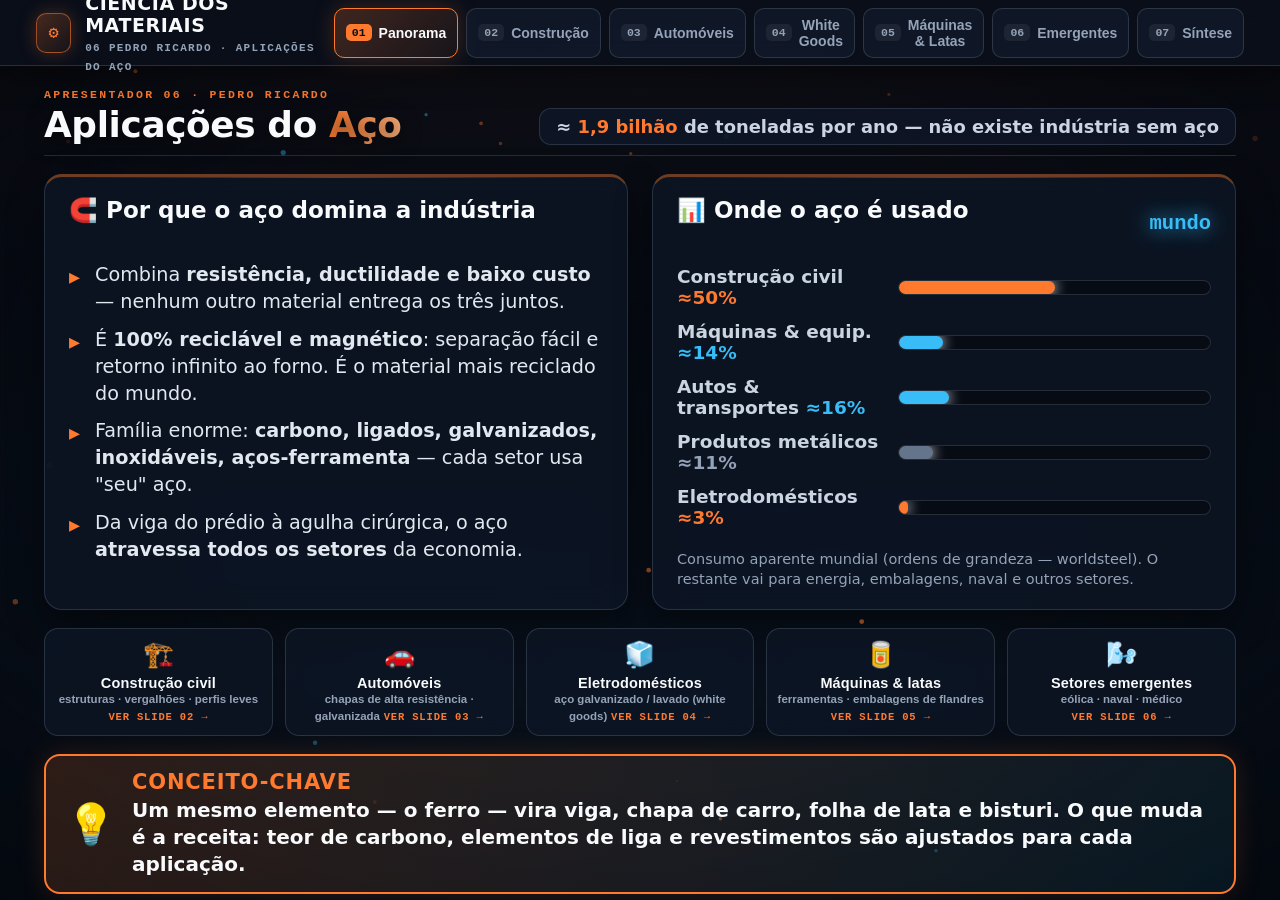
<file: seminario/alunos/pedro-ricardo.html>
<!doctype html>
<html lang="pt-BR">
  <head>
    <meta charset="UTF-8" />
    <meta name="viewport" content="width=device-width, initial-scale=1.0" />
    <title>06 · Pedro Ricardo — Aplicações do Aço</title>
    <link rel="stylesheet" href="../assets/css/base.css" />
    <style>
      /* ===== Estilos locais do Aluno 06 (escopados em #student-6 — sem conflito global) ===== */

      /* Harmonização visual (mesma do Aluno 02):
         cards com acento superior laranja único, títulos neutros,
         avisos em âmbar suave. */
      #student-6 {
        --amber: #fbbf24;
      }
      #student-6 .card {
        border-top: 3px solid rgba(255, 122, 47, 0.4) !important;
      }
      #student-6 .card-title {
        color: var(--text) !important;
      }
      #student-6 .pill.warn {
        color: var(--amber);
        border-color: rgba(251, 191, 36, 0.42);
        background: rgba(251, 191, 36, 0.09);
      }

      /* Nav com 7 abas: um pouco mais compacta para caber no sub-header */
      #student-6 .slide-tab {
        padding: 8px 11px;
        font-size: 14px;
      }

      /* <b> inline dentro dos banners volta a ser inline (o CSS global
         transforma .example-text b em título de bloco laranja) */
      #student-6 .example-text span b {
        display: inline;
        font-size: inherit;
        color: inherit;
        text-transform: none;
        letter-spacing: normal;
        margin: 0;
      }

      /* ===== Figuras SVG locais (autocontidas — nada de imagens externas) ===== */
      #student-6 .pr-fig {
        position: relative;
        border-radius: 14px;
        overflow: hidden;
        border: 1px solid var(--border);
        background: radial-gradient(
          circle at 50% 40%,
          #101a2e 0%,
          #0a1020 100%
        );
        box-shadow: 0 10px 26px rgba(0, 0, 0, 0.45);
        display: flex;
      }
      #student-6 .pr-fig svg {
        width: 100%;
        height: 100%;
        display: block;
      }
      #student-6 .pr-fig figcaption {
        position: absolute;
        left: 0;
        right: 0;
        bottom: 0;
        background: linear-gradient(transparent, rgba(4, 7, 14, 0.94));
        padding: 18px 10px 7px;
        font:
          700 12.5px "Segoe UI",
          sans-serif;
        color: #dbe4f0;
        text-align: center;
        letter-spacing: 0.02em;
      }
      #student-6 .pr-fig-sm {
        height: 140px;
        flex-shrink: 0;
      }
      #student-6 .pr-fig-lg {
        flex: 1 1 0;
        min-height: 200px;
        margin: 0;
      }

      /* ===== Faixa de setores clicáveis (slide Panorama) ===== */
      #student-6 .pr-sectors {
        display: grid;
        grid-template-columns: repeat(5, 1fr);
        gap: 12px;
        flex-shrink: 0;
      }
      #student-6 .pr-sector {
        background: var(--glass);
        backdrop-filter: blur(10px);
        border: 1px solid var(--border);
        border-radius: 14px;
        padding: 12px 8px;
        text-align: center;
        cursor: pointer;
        transition: all 0.18s ease;
        color: var(--text);
      }
      #student-6 .pr-sector:hover {
        transform: translateY(-3px);
        border-color: var(--orange);
        box-shadow: 0 10px 24px rgba(255, 122, 47, 0.16);
      }
      #student-6 .pr-sector .ic {
        font-size: 25px;
        line-height: 1.1;
      }
      #student-6 .pr-sector b {
        display: block;
        font-size: 14.5px;
        margin-top: 6px;
        letter-spacing: 0.01em;
      }
      #student-6 .pr-sector small {
        color: var(--muted);
        font-size: 11.5px;
        font-weight: 600;
      }
      #student-6 .pr-sector .go {
        display: inline-block;
        margin-top: 5px;
        font: 700 10.5px var(--mono);
        color: var(--orange);
        letter-spacing: 0.08em;
      }

      /* ===== Mini-tabela comparativa (Galvanizado x Lavado) ===== */
      #student-6 .pr-compare {
        display: grid;
        grid-template-columns: 1fr 1fr;
        gap: 12px;
      }
      #student-6 .pr-compare-col {
        background: rgba(8, 13, 24, 0.85);
        border: 1px solid var(--border);
        border-radius: 12px;
        padding: 12px 14px;
      }
      #student-6 .pr-compare-col h4 {
        font: 800 16px var(--mono);
        letter-spacing: 0.05em;
        margin-bottom: 8px;
      }
      #student-6 .pr-compare-col ul {
        list-style: none;
        display: flex;
        flex-direction: column;
        gap: 7px;
      }
      #student-6 .pr-compare-col li {
        font-size: 15.5px;
        line-height: 1.35;
        color: #e2e8f0;
        padding-left: 18px;
        position: relative;
        font-weight: 500;
      }
      #student-6 .pr-compare-col li::before {
        content: "▸";
        position: absolute;
        left: 0;
        top: 0;
        font-weight: 900;
      }
      #student-6 .pr-galv h4 {
        color: var(--blue);
      }
      #student-6 .pr-galv li::before {
        color: var(--blue);
      }
      #student-6 .pr-lav h4 {
        color: var(--orange);
      }
      #student-6 .pr-lav li::before {
        color: var(--orange);
      }

      /* Rodapé de navegação mobile — existe apenas dentro do módulo do Aluno 06 */
      #student-6 .mobile-slide-footer {
        display: none;
        align-items: center;
        justify-content: space-between;
        gap: 12px;
        padding: 10px 16px;
        background: rgba(8, 13, 24, 0.95);
        border-top: 1px solid var(--border);
        backdrop-filter: blur(12px);
        z-index: 40;
        flex-shrink: 0;
      }
      #student-6 .mob-nav-btn {
        background: rgba(30, 41, 59, 0.85);
        border: 1px solid var(--border);
        color: var(--text);
        padding: 9px 16px;
        border-radius: 10px;
        font:
          700 14px "Segoe UI",
          sans-serif;
        cursor: pointer;
        display: flex;
        align-items: center;
        gap: 6px;
      }
      #student-6 .mob-nav-btn:active {
        background: rgba(255, 122, 47, 0.25);
        border-color: var(--orange);
      }
      #student-6 .mob-slide-indicator {
        font: 800 13px var(--mono);
        color: var(--orange);
        letter-spacing: 0.08em;
      }

      /* ===== Responsividade escopada ao módulo do Aluno 06 ===== */
      @media (max-height: 820px) and (min-width: 1181px) {
        #student-6 .slide {
          overflow-y: auto;
        }
      }
      @media (max-width: 1180px) {
        #student-6 .sub-header {
          height: auto;
          padding: 10px 18px;
          flex-direction: column;
          align-items: stretch;
          gap: 10px;
        }
        #student-6 .slide-nav {
          overflow-x: auto;
          -webkit-overflow-scrolling: touch;
          scrollbar-width: none;
          padding-bottom: 2px;
        }
        #student-6 .slide-nav::-webkit-scrollbar {
          display: none;
        }
        #student-6 .slide-tab {
          flex-shrink: 0;
          white-space: nowrap;
          font-size: 14px;
          padding: 7px 12px;
        }
        #student-6 .slides-stage {
          overflow-y: auto;
          -webkit-overflow-scrolling: touch;
        }
        #student-6 .slide {
          position: relative;
          inset: auto;
          min-height: 100%;
          height: auto;
          padding: 18px 22px 28px;
          overflow: visible;
        }
        #student-6 .grid-3 {
          grid-template-columns: 1fr;
          gap: 16px;
        }
        #student-6 .grid-2,
        #student-6 .split-3d {
          grid-template-columns: 1fr;
          gap: 18px;
          flex: none;
        }
        #student-6 .pr-sectors {
          grid-template-columns: repeat(2, 1fr);
        }
        #student-6 .mobile-slide-footer {
          display: flex;
        }
      }
      @media (max-width: 768px) {
        #student-6 .slide {
          padding: 16px 14px 24px;
        }
        #student-6 .slide-header h1 {
          font-size: 26px;
        }
        #student-6 .key-list li {
          font-size: 17px;
        }
        #student-6 .card-title {
          font-size: 19px;
        }
        #student-6 .pr-fig-sm {
          height: 120px;
        }
      }
    </style>
  </head>
  <body id="student-6" class="aluno-page">
    <canvas id="bgCanvas"></canvas>
    <div class="vignette"></div>

    <header class="sub-header">
      <div class="brand">
        <div class="brand-icon">⚙</div>
        <div>
          <span class="brand-title">CIÊNCIA DOS MATERIAIS</span>
          <span class="brand-sub">06 Pedro Ricardo · Aplicações do Aço</span>
        </div>
      </div>

      <nav class="slide-nav" id="prSlideNav">
        <button class="slide-tab active" onclick="pr_goSlide(0)">
          <span class="num">01</span>Panorama
        </button>
        <button class="slide-tab" onclick="pr_goSlide(1)">
          <span class="num">02</span>Construção
        </button>
        <button class="slide-tab" onclick="pr_goSlide(2)">
          <span class="num">03</span>Automóveis
        </button>
        <button class="slide-tab" onclick="pr_goSlide(3)">
          <span class="num">04</span>White Goods
        </button>
        <button class="slide-tab" onclick="pr_goSlide(4)">
          <span class="num">05</span>Máquinas & Latas
        </button>
        <button class="slide-tab" onclick="pr_goSlide(5)">
          <span class="num">06</span>Emergentes
        </button>
        <button class="slide-tab" onclick="pr_goSlide(6)">
          <span class="num">07</span>Síntese
        </button>
      </nav>
    </header>

    <div class="slides-stage">
      <!-- ============================================================
           SLIDE 1 — PANORAMA: O AÇO ESTÁ EM TUDO
           ============================================================ -->
      <section class="slide active" id="pr-slide-0">
        <div class="slide-header">
          <div>
            <div class="kicker">APRESENTADOR 06 · PEDRO RICARDO</div>
            <h1>Aplicações do <span>Aço</span></h1>
          </div>
          <div class="slide-subtitle">
            ≈ <b style="color: var(--orange)">1,9 bilhão</b> de toneladas por
            ano — não existe indústria sem aço
          </div>
        </div>

        <div class="grid-2" style="flex: none">
          <div class="card">
            <div class="card-title">🧲 Por que o aço domina a indústria<br></br></div>
            <ul class="key-list">
              <li>
                Combina <b>resistência, ductilidade e baixo custo</b> — nenhum
                outro material entrega os três juntos.
              </li>
              <li>
                É <b>100% reciclável e magnético</b>: separação fácil e retorno
                infinito ao forno. É o material mais reciclado do mundo.
              </li>
              <li>
                Família enorme:
                <b
                  >carbono, ligados, galvanizados, inoxidáveis,
                  aços-ferramenta</b
                >
                — cada setor usa "seu" aço.
              </li>
              <li>
                Da viga do prédio à agulha cirúrgica, o aço
                <b>atravessa todos os setores</b> da economia.
              </li>
            </ul>
          </div>

          <div class="card">
            <div class="card-title">
              📊 Onde o aço é usado<br></br>
              <span
                class="big-number"
                style="color: var(--blue); font-size: clamp(20px, 1.6vw, 26px)"
                >mundo</span
              >
            </div>
            <div
              style="
                display: flex;
                flex-direction: column;
                gap: 13px;
                margin-top: 4px;
              "
            >
              <div class="prop-meter">
                <span
                  >Construção civil
                  <b style="color: var(--orange)">≈50%</b></span
                >
                <div class="prop-track">
                  <div
                    class="prop-fill"
                    style="width: 50%; background: var(--orange)"
                  ></div>
                </div>
              </div>
              <div class="prop-meter">
                <span
                  >Máquinas & equip.
                  <b style="color: var(--blue)">≈14%</b></span
                >
                <div class="prop-track">
                  <div
                    class="prop-fill"
                    style="width: 14%; background: var(--blue)"
                  ></div>
                </div>
              </div>
              <div class="prop-meter">
                <span
                  >Autos & transportes
                  <b style="color: var(--blue)">≈16%</b></span
                >
                <div class="prop-track">
                  <div
                    class="prop-fill"
                    style="width: 16%; background: var(--blue)"
                  ></div>
                </div>
              </div>
              <div class="prop-meter">
                <span
                  >Produtos metálicos <b style="color: #94a3b8">≈11%</b></span
                >
                <div class="prop-track">
                  <div
                    class="prop-fill"
                    style="width: 11%; background: #64748b"
                  ></div>
                </div>
              </div>
              <div class="prop-meter">
                <span
                  >Eletrodomésticos
                  <b style="color: var(--orange)">≈3%</b></span
                >
                <div class="prop-track">
                  <div
                    class="prop-fill"
                    style="width: 3%; background: var(--orange)"
                  ></div>
                </div>
              </div>
            </div>
            <p
              style="
                font-size: 14.5px;
                color: var(--muted);
                margin-top: 10px;
                line-height: 1.35;
              "
            >
              Consumo aparente mundial (ordens de grandeza — worldsteel). O
              restante vai para energia, embalagens, naval e outros setores.
            </p>
          </div>
        </div>

        <div class="pr-sectors">
          <button class="pr-sector" onclick="pr_goSlide(1)">
            <span class="ic">🏗️</span>
            <b>Construção civil</b>
            <small>estruturas · vergalhões · perfis leves</small>
            <span class="go">VER SLIDE 02 →</span>
          </button>
          <button class="pr-sector" onclick="pr_goSlide(2)">
            <span class="ic">🚗</span>
            <b>Automóveis</b>
            <small>chapas de alta resistência · galvanizada</small>
            <span class="go">VER SLIDE 03 →</span>
          </button>
          <button class="pr-sector" onclick="pr_goSlide(3)">
            <span class="ic">🧊</span>
            <b>Eletrodomésticos</b>
            <small>aço galvanizado / lavado (white goods)</small>
            <span class="go">VER SLIDE 04 →</span>
          </button>
          <button class="pr-sector" onclick="pr_goSlide(4)">
            <span class="ic">🥫</span>
            <b>Máquinas & latas</b>
            <small>ferramentas · embalagens de flandres</small>
            <span class="go">VER SLIDE 05 →</span>
          </button>
          <button class="pr-sector" onclick="pr_goSlide(5)">
            <span class="ic">🌬️</span>
            <b>Setores emergentes</b>
            <small>eólica · naval · médico</small>
            <span class="go">VER SLIDE 06 →</span>
          </button>
        </div>

        <div class="example-banner" style="flex-shrink: 0">
          <div class="example-icon">💡</div>
          <div class="example-text">
            <b>Conceito-chave</b>
            <span
              >Um mesmo elemento — o ferro — vira viga, chapa de carro, folha de
              lata e bisturi. O que muda é a <b>receita</b>: teor de carbono,
              elementos de liga e revestimentos são ajustados para cada
              aplicação.</span
            >
          </div>
        </div>
      </section>

      <!-- ============================================================
           SLIDE 2 — CONSTRUÇÃO CIVIL
           ============================================================ -->
      <section class="slide" id="pr-slide-1">
        <div class="slide-header">
          <div>
            <div class="kicker">TÓPICO 01 · CONSTRUÇÃO CIVIL</div>
            <h1>Construção <span>Civil</span></h1>
          </div>
          <div class="slide-subtitle">
            ≈ <b style="color: var(--orange)">metade</b> de todo o aço do mundo
            vira obra
          </div>
        </div>

        <div class="grid-3" style="flex: 1; min-height: 0">
          <div class="card">
            <figure class="pr-fig pr-fig-sm" style="margin: 0">
              <svg
                viewBox="0 0 260 120"
                preserveAspectRatio="xMidYMid meet"
                aria-hidden="true"
              >
                <line
                  x1="20"
                  y1="110"
                  x2="240"
                  y2="110"
                  stroke="rgba(148,163,184,.25)"
                  stroke-dasharray="4 6"
                />
                <rect
                  x="34"
                  y="18"
                  width="192"
                  height="17"
                  rx="3"
                  fill="#16233c"
                  stroke="#ff7a2f"
                  stroke-width="2"
                />
                <rect
                  x="112"
                  y="35"
                  width="36"
                  height="52"
                  fill="#16233c"
                  stroke="#ff7a2f"
                  stroke-width="2"
                />
                <rect
                  x="34"
                  y="87"
                  width="192"
                  height="17"
                  rx="3"
                  fill="#16233c"
                  stroke="#ff7a2f"
                  stroke-width="2"
                />
                <circle
                  cx="60"
                  cy="26.5"
                  r="3"
                  fill="#0a1020"
                  stroke="#38bdf8"
                />
                <circle
                  cx="200"
                  cy="26.5"
                  r="3"
                  fill="#0a1020"
                  stroke="#38bdf8"
                />
                <circle
                  cx="60"
                  cy="95.5"
                  r="3"
                  fill="#0a1020"
                  stroke="#38bdf8"
                />
                <circle
                  cx="200"
                  cy="95.5"
                  r="3"
                  fill="#0a1020"
                  stroke="#38bdf8"
                />
                <text
                  x="130"
                  y="76"
                  text-anchor="middle"
                  font-family="Consolas, monospace"
                  font-size="11"
                  fill="#38bdf8"
                >
                  alma
                </text>
                <text
                  x="130"
                  y="13"
                  text-anchor="middle"
                  font-family="Consolas, monospace"
                  font-size="10"
                  fill="#94a3b8"
                >
                  mesa (flange)
                </text>
              </svg>
              <figcaption>
                Perfil W: mesas + alma — o "esqueleto" das estruturas
              </figcaption>
            </figure>
            <div class="card-title">🏗️ Estruturas metálicas</div>
            <ul class="key-list">
              <li>
                <b>Perfis laminados (W, H, I, U)</b> formam vigas, pilares e
                treliças de galpões, pontes e edifícios.
              </li>
              <li>
                Vantagens: <b>vãos grandes</b>, montagem rápida e estrutura 100%
                reciclável.
              </li>
              <li>
                Ligações por <b>parafuso ou solda</b> — precisão de fábrica,
                canteiro limpo.
              </li>
            </ul>
            <div class="pill-row">
              <span class="pill pro">Galpões & pontes</span>
              <span class="pill info">Força + leveza</span>
            </div>
          </div>

          <div class="card">
            <figure class="pr-fig pr-fig-sm" style="margin: 0">
              <svg
                viewBox="0 0 260 120"
                preserveAspectRatio="xMidYMid meet"
                aria-hidden="true"
              >
                <line
                  x1="20"
                  y1="110"
                  x2="240"
                  y2="110"
                  stroke="rgba(148,163,184,.25)"
                  stroke-dasharray="4 6"
                />
                <rect
                  x="18"
                  y="46"
                  width="224"
                  height="26"
                  rx="7"
                  fill="#1e293b"
                  stroke="#64748b"
                  stroke-width="1.5"
                />
                <g
                  stroke="#ff7a2f"
                  stroke-width="3"
                  stroke-linecap="round"
                  opacity=".9"
                >
                  <line x1="30" y1="44" x2="39" y2="74" />
                  <line x1="43" y1="44" x2="52" y2="74" />
                  <line x1="56" y1="44" x2="65" y2="74" />
                  <line x1="69" y1="44" x2="78" y2="74" />
                  <line x1="82" y1="44" x2="91" y2="74" />
                  <line x1="95" y1="44" x2="104" y2="74" />
                  <line x1="108" y1="44" x2="117" y2="74" />
                  <line x1="121" y1="44" x2="130" y2="74" />
                  <line x1="134" y1="44" x2="143" y2="74" />
                  <line x1="147" y1="44" x2="156" y2="74" />
                  <line x1="160" y1="44" x2="169" y2="74" />
                  <line x1="173" y1="44" x2="182" y2="74" />
                  <line x1="187" y1="44" x2="196" y2="74" />
                  <line x1="200" y1="44" x2="209" y2="74" />
                  <line x1="213" y1="44" x2="222" y2="74" />
                  <line x1="226" y1="44" x2="235" y2="74" />
                </g>
                <text
                  x="130"
                  y="28"
                  text-anchor="middle"
                  font-family="Consolas, monospace"
                  font-size="11"
                  fill="#94a3b8"
                >
                  nervuras = aderência ao concreto
                </text>
              </svg>
              <figcaption>
                Vergalhão nervurado: CA-50 e CA-60 (NBR 7480)
              </figcaption>
            </figure>
            <div class="card-title">🔧 Vergalhões (CA-50 / CA-60)</div>
            <ul class="key-list">
              <li>
                O concreto resiste à <b>compressão</b>; o aço entra para
                resistir à <b>tração</b> — juntos, formam o concreto armado.
              </li>
              <li>
                <b>CA-50</b> (fy = 500 MPa, laminado a quente) e
                <b>CA-60</b> (fy = 600 MPa, torcido a frio).
              </li>
              <li>
                Presente em <b>todo pilar, viga, laje e fundação</b> de concreto
                armado do país.
              </li>
            </ul>
            <div class="pill-row">
              <span class="pill pro">Concreto armado</span>
              <span class="pill info">fy até 600 MPa</span>
            </div>
          </div>

          <div class="card">
            <figure class="pr-fig pr-fig-sm" style="margin: 0">
              <svg
                viewBox="0 0 260 120"
                preserveAspectRatio="xMidYMid meet"
                aria-hidden="true"
              >
                <line
                  x1="20"
                  y1="110"
                  x2="240"
                  y2="110"
                  stroke="rgba(148,163,184,.25)"
                  stroke-dasharray="4 6"
                />
                <path
                  d="M78 20 H182 V42 H100 V78 H182 V100 H78 Z"
                  fill="#16233c"
                  stroke="#38bdf8"
                  stroke-width="2"
                />
                <line
                  x1="182"
                  y1="42"
                  x2="194"
                  y2="48"
                  stroke="#38bdf8"
                  stroke-width="2"
                />
                <line
                  x1="182"
                  y1="78"
                  x2="194"
                  y2="72"
                  stroke="#38bdf8"
                  stroke-width="2"
                />
                <line
                  x1="120"
                  y1="20"
                  x2="120"
                  y2="100"
                  stroke="#38bdf8"
                  stroke-width="1"
                  stroke-dasharray="3 5"
                  opacity=".55"
                />
                <text
                  x="130"
                  y="112"
                  text-anchor="middle"
                  font-family="Consolas, monospace"
                  font-size="11"
                  fill="#94a3b8"
                >
                  perfil "C" dobrado a frio, galvanizado
                </text>
              </svg>
              <figcaption>
                Light Steel Framing: montante galvanizado + drywall
              </figcaption>
            </figure>
            <div class="card-title">🏠 Perfis leves (LSF)</div>
            <ul class="key-list">
              <li>
                <b>Aço galvanizado dobrado a frio</b>: montantes, trilhos e
                perfis "C" e "U" finos e leves.
              </li>
              <li>
                Formam o <b>steel frame</b> (paredes com drywall) e as
                <b>telhas trapezoidais</b> dos telhados.
              </li>
              <li>
                Obra <b>a seco, mais rápida e leve</b> — ideal para reformas e
                mezaninos.
              </li>
            </ul>
            <div class="pill-row">
              <span class="pill info">Steel framing</span>
              <span class="pill pro">Obra a seco</span>
            </div>
          </div>
        </div>

        <div class="example-banner" style="flex-shrink: 0">
          <div class="example-icon">🏗️</div>
          <div class="example-text">
            <b>Exemplo prático</b>
            <span
              >O prédio da esquina esconde <b>vergalhões CA-50</b> dentro do
              concreto; o galpão da rodovia é <b>perfil W</b> pintado; e o
              mezanino do comércio é <b>LSF galvanizado</b> com drywall. Três
              obras vizinhas, três famílias diferentes de aço.</span
            >
          </div>
        </div>
      </section>

      <!-- ============================================================
           SLIDE 3 — AUTOMÓVEIS
           ============================================================ -->
      <section class="slide" id="pr-slide-2">
        <div class="slide-header">
          <div>
            <div class="kicker">TÓPICO 02 · AUTOMÓVEIS</div>
            <h1>Chapas que <span>Dirigem</span> o Mundo</h1>
          </div>
          <div class="slide-subtitle">
            ≈ <b style="color: var(--orange)">900 kg</b> de aço em um carro
            médio (60–70% do peso)
          </div>
        </div>

        <div class="grid-2">
          <div class="card" style="justify-content: space-between">
            <div>
              <div class="card-title">
                🚗 O duo: alta resistência + galvanizado
              </div>
              <ul class="key-list">
                <li>
                  <b>Chapas de alta resistência (AHSS)</b> — dupla fase, TRIP,
                  martensíticas — chegam a <b>~2 GPa</b>: pilar mais fino,
                  carroceria mais leve e habitáculo que aguenta o impacto.
                </li>
                <li>
                  <b>Chapa galvanizada</b> (banho quente de zinco): o Zn oxida
                  antes do ferro — <b>proteção sacrificial</b> contra ferrugem
                  por mais de 10 anos.
                </li>
                <li>
                  Cada região usa seu aço: <b>porta estampável</b> (capô,
                  tampa-mala) × <b>zona de deformação programada</b> nos
                  para-choques e longarinas.
                </li>
              </ul>
            </div>
            <div class="flow-steps">
              <div class="flow-step">
                <b>1. Bobina</b> — a chapa chega enrolada da usina.
              </div>
              <div class="flow-step">
                <b>2. Estampagem</b> — prensas moldam capô, portas e teto.
              </div>
              <div class="flow-step">
                <b>3. Soldagem</b> — robôs montam a carroceria ponto a ponto.
              </div>
              <div class="flow-step">
                <b>4. Pintura & montagem</b> — anticorrosivo + acabamento.
              </div>
            </div>
          </div>

          <div
            style="
              display: flex;
              flex-direction: column;
              gap: 12px;
              min-height: 0;
            "
          >
            <figure class="pr-fig pr-fig-lg" style="margin: 0">
              <svg
                viewBox="0 0 560 250"
                preserveAspectRatio="xMidYMid meet"
                aria-hidden="true"
              >
                <line
                  x1="16"
                  y1="212"
                  x2="544"
                  y2="212"
                  stroke="rgba(148,163,184,.3)"
                  stroke-dasharray="5 7"
                />
                <path
                  d="M56 206 L56 158 Q56 136 88 132 L158 124 L212 88 Q226 76 248 76 L330 76 Q356 76 374 92 L414 124 L486 134 Q514 138 514 162 L514 192 Q514 206 500 206 Z"
                  fill="#101a2e"
                  stroke="#38bdf8"
                  stroke-width="2.5"
                />
                <path
                  d="M222 92 L248 86 L246 118 L200 118 Z"
                  fill="#0b1424"
                  stroke="rgba(56,189,248,.45)"
                  stroke-width="1.5"
                />
                <path
                  d="M262 86 L336 86 L362 92 L368 118 L262 118 Z"
                  fill="#0b1424"
                  stroke="rgba(56,189,248,.45)"
                  stroke-width="1.5"
                />
                <g class="pr-zone">
                  <path
                    d="M212 88 Q226 76 248 76 L330 76 Q356 76 374 92 L368 98 Q352 84 330 84 L248 84 Q230 84 220 94 Z"
                    fill="rgba(255,122,47,.85)"
                  />
                  <rect
                    x="322"
                    y="76"
                    width="9"
                    height="44"
                    rx="2"
                    fill="rgba(255,122,47,.9)"
                  />
                </g>
                <g class="pr-zone">
                  <rect
                    x="140"
                    y="126"
                    width="230"
                    height="34"
                    rx="6"
                    fill="rgba(56,189,248,.10)"
                    stroke="rgba(56,189,248,.55)"
                    stroke-width="1.5"
                    stroke-dasharray="6 5"
                  />
                </g>
                <g class="pr-zone">
                  <rect
                    x="70"
                    y="182"
                    width="430"
                    height="16"
                    rx="6"
                    fill="rgba(255,122,47,.10)"
                    stroke="rgba(255,122,47,.55)"
                    stroke-width="1.5"
                    stroke-dasharray="6 5"
                  />
                </g>
                <circle
                  cx="150"
                  cy="196"
                  r="30"
                  fill="#0b1424"
                  stroke="#94a3b8"
                  stroke-width="3"
                />
                <circle
                  cx="150"
                  cy="196"
                  r="11"
                  fill="none"
                  stroke="#94a3b8"
                  stroke-width="2.5"
                />
                <circle
                  cx="428"
                  cy="196"
                  r="30"
                  fill="#0b1424"
                  stroke="#94a3b8"
                  stroke-width="3"
                />
                <circle
                  cx="428"
                  cy="196"
                  r="11"
                  fill="none"
                  stroke="#94a3b8"
                  stroke-width="2.5"
                />
                <line
                  x1="368"
                  y1="66"
                  x2="428"
                  y2="46"
                  stroke="rgba(148,163,184,.6)"
                  stroke-width="1.5"
                />
                <text
                  x="468"
                  y="40"
                  text-anchor="middle"
                  font-family="Consolas, monospace"
                  font-size="14"
                  fill="#ff9a5c"
                >
                  teto & pilar B — AHSS
                </text>
                <line
                  x1="300"
                  y1="146"
                  x2="330"
                  y2="238"
                  stroke="rgba(148,163,184,.6)"
                  stroke-width="1.5"
                />
                <text
                  x="336"
                  y="242"
                  font-family="Consolas, monospace"
                  font-size="14"
                  fill="#7dd3fc"
                >
                  painéis — galvanizada (Zn)
                </text>
                <line
                  x1="110"
                  y1="190"
                  x2="70"
                  y2="238"
                  stroke="rgba(148,163,184,.6)"
                  stroke-width="1.5"
                />
                <text
                  x="16"
                  y="246"
                  font-family="Consolas, monospace"
                  font-size="14"
                  fill="#ffb27a"
                >
                  longarinas — aço estrutural
                </text>
              </svg>
              <figcaption>
                Mapa do aço na carroceria: cada zona pede uma liga diferente
              </figcaption>
            </figure>
          </div>
        </div>

        <div class="example-banner" style="flex-shrink: 0">
          <div class="example-icon">🛡️</div>
          <div class="example-text">
            <b>Por que isso importa</b>
            <span
              >A chapa galvanizada é o motivo de um carro de hoje
              <b>não virar peneira de ferrugem</b> em poucos anos — o zinco se
              sacrifica pelo aço. E os AHSS permitem reduzir o peso sem abrir
              mão da proteção em caso de batida.</span
            >
          </div>
        </div>
      </section>

      <!-- ============================================================
           SLIDE 4 — ELETRODOMÉSTICOS (WHITE GOODS)
           ============================================================ -->
      <section class="slide" id="pr-slide-3">
        <div class="slide-header">
          <div>
            <div class="kicker">TÓPICO 03 · ELETRODOMÉSTICOS (WHITE GOODS)</div>
            <h1>Galvanizado & <span>Lavado</span></h1>
          </div>
          <div class="slide-subtitle">
            Geladeira · freezer · máquina de lavar · fogão —
            <b style="color: var(--orange)">quase tudo é chapa</b>
          </div>
        </div>

        <div class="grid-2">
          <div class="card" style="justify-content: space-between">
            <div>
              <div class="card-title">🧊 A carcaça da sua geladeira<br></br></div>
              <ul class="key-list">
                <li>
                  <b>Aço galvanizado</b> na estrutura interna, fundo e base —
                  onde a umidade ataca.
                </li>
                <li>
                  <b>Aço lavado</b> (laminado a frio, recozido, superfície
                  limpa) nos painéis aparentes — pronto para
                  <b>pintura ou esmaltação</b>.
                </li>
                <li>
                  <b>Inox</b> nos tambores de máquina de lavar e lava-louças;
                  <b>aço esmaltado</b> no forno e na bandeja do fogão.
                </li>
                <li>
                  Quase todo o peso do white goods é <b>chapa</b> — o setor é o
                  grande consumidor de plano.
                </li>
              </ul>
            </div>
            <div class="pr-compare">
              <div class="pr-compare-col pr-galv">
                <h4>GALVANIZADO</h4>
                <ul>
                  <li>Revestido com <b>zinco</b> (banho quente)</li>
                  <li>Frente à <b>corrosão e umidade</b></li>
                  <li>Estrutura, fundo, base, condensador</li>
                </ul>
              </div>
              <div class="pr-compare-col pr-lav">
                <h4>LAVADO</h4>
                <ul>
                  <li>Laminado a frio, <b>recozido</b>, sem escamas</li>
                  <li>Superfície limpa, <b>pronta para pintar</b></li>
                  <li>Painéis frontais e laterais aparentes</li>
                </ul>
              </div>
            </div>
          </div>

          <div
            style="
              display: flex;
              flex-direction: column;
              gap: 12px;
              min-height: 0;
            "
          >
            <figure class="pr-fig pr-fig-lg" style="margin: 0">
              <svg
                viewBox="0 0 560 250"
                preserveAspectRatio="xMidYMid meet"
                aria-hidden="true"
              >
                <line
                  x1="16"
                  y1="228"
                  x2="544"
                  y2="228"
                  stroke="rgba(148,163,184,.3)"
                  stroke-dasharray="5 7"
                />
                <g class="pr-zone">
                  <rect
                    x="64"
                    y="34"
                    width="150"
                    height="190"
                    rx="12"
                    fill="#101a2e"
                    stroke="rgba(148,163,184,.5)"
                    stroke-width="2"
                  />
                  <line
                    x1="64"
                    y1="104"
                    x2="214"
                    y2="104"
                    stroke="rgba(148,163,184,.5)"
                    stroke-width="2"
                  />
                  <rect
                    x="198"
                    y="52"
                    width="7"
                    height="34"
                    rx="3"
                    fill="#94a3b8"
                  />
                  <rect
                    x="198"
                    y="120"
                    width="7"
                    height="44"
                    rx="3"
                    fill="#94a3b8"
                  />
                  <rect
                    x="64"
                    y="34"
                    width="150"
                    height="70"
                    rx="12"
                    fill="rgba(56,189,248,.08)"
                  />
                </g>
                <text
                  x="139"
                  y="78"
                  text-anchor="middle"
                  font-family="Consolas, monospace"
                  font-size="12"
                  fill="#7dd3fc"
                >
                  chapa lavada
                </text>
                <text
                  x="139"
                  y="96"
                  text-anchor="middle"
                  font-family="Consolas, monospace"
                  font-size="12"
                  fill="#7dd3fc"
                >
                  + pintura
                </text>
                <g class="pr-zone">
                  <rect
                    x="300"
                    y="54"
                    width="180"
                    height="170"
                    rx="12"
                    fill="#101a2e"
                    stroke="rgba(148,163,184,.5)"
                    stroke-width="2"
                  />
                  <rect
                    x="300"
                    y="54"
                    width="180"
                    height="36"
                    rx="12"
                    fill="#16233c"
                  />
                  <circle
                    cx="316"
                    cy="72"
                    r="8"
                    fill="none"
                    stroke="#94a3b8"
                    stroke-width="2"
                  />
                  <circle
                    cx="338"
                    cy="72"
                    r="8"
                    fill="none"
                    stroke="#94a3b8"
                    stroke-width="2"
                  />
                  <circle
                    cx="390"
                    cy="140"
                    r="46"
                    fill="#0b1424"
                    stroke="#38bdf8"
                    stroke-width="3"
                  />
                  <circle
                    cx="390"
                    cy="140"
                    r="30"
                    fill="none"
                    stroke="rgba(56,189,248,.5)"
                    stroke-width="2"
                  />
                  <path
                    d="M372 140 Q381 128 390 140 T408 140"
                    fill="none"
                    stroke="#38bdf8"
                    stroke-width="2"
                    opacity=".7"
                  />
                </g>
                <text
                  x="472"
                  y="76"
                  text-anchor="end"
                  font-family="Consolas, monospace"
                  font-size="12"
                  fill="#94a3b8"
                >
                  tanque inox
                </text>
                <g class="pr-zone">
                  <rect
                    x="56"
                    y="196"
                    width="432"
                    height="16"
                    rx="6"
                    fill="rgba(255,122,47,.10)"
                    stroke="rgba(255,122,47,.6)"
                    stroke-width="1.5"
                    stroke-dasharray="6 5"
                  />
                </g>
                <line
                  x1="120"
                  y1="204"
                  x2="90"
                  y2="242"
                  stroke="rgba(148,163,184,.6)"
                  stroke-width="1.5"
                />
                <text
                  x="16"
                  y="248"
                  font-family="Consolas, monospace"
                  font-size="13.5"
                  fill="#ffb27a"
                >
                  estrutura interna: galvanizada (Zn)
                </text>
              </svg>
              <figcaption>
                White goods: painel bonito na frente, galvanizado por trás
              </figcaption>
            </figure>
          </div>
        </div>

        <div class="example-banner" style="flex-shrink: 0">
          <div class="example-icon">🔌</div>
          <div class="example-text">
            <b>Exemplo prático</b>
            <span
              >Puxe o fogão da parede: o painel traseiro e o fundo são
              <b>chapa galvanizada</b>; a tampa branca é
              <b>chapa lavada</b> pintada ou esmaltada. "White goods" é o nome
              de mercado para os eletrodomésticos <b>brancos</b> de grande
              porte.</span
            >
          </div>
        </div>
      </section>

      <!-- ============================================================
           SLIDE 5 — MÁQUINAS, FERRAMENTAS & EMBALAGENS
           ============================================================ -->
      <section class="slide" id="pr-slide-4">
        <div class="slide-header">
          <div>
            <div class="kicker">
              TÓPICO 04 · MÁQUINAS, FERRAMENTAS & EMBALAGENS
            </div>
            <h1>Do Trator à <span>Lata de Tomate</span></h1>
          </div>
          <div class="slide-subtitle">
            Dureza de tratamento térmico +
            <b style="color: var(--orange)">folha de 0,2 mm</b>
          </div>
        </div>

        <div class="grid-2">
          <div class="card" style="justify-content: space-between">
            <div>
              <div class="card-title">⚙️ Máquinas & ferramentas<br></br></div>
              <ul class="key-list">
                <li>
                  <b>Aços ligados</b> (cromo-molibdênio, tipo SAE 4140/4340) em
                  eixos, engrenagens, molas e barras de perfuratriz.
                </li>
                <li>
                  <b>Aços-ferramenta</b> (ABNT D2, H13, M2) para matrizes,
                  moldes e brocas: recebem <b>têmpera + revenimento</b> para
                  cortar e durar.
                </li>
                <li>
                  <b>Chapas resistentes ao desgaste</b> cobrem caçambas, pás e
                  colheitadeiras que ralam com areia e pedra.
                </li>
                <li>
                  Regra do setor: quanto mais duro, mais frágil — a liga é
                  calibrada para <b>cada função</b>.
                </li>
              </ul>
            </div>
            <div class="pill-row">
              <span class="pill info">SAE 4140 · D2 · H13</span>
              <span class="pill pro">Têmpera + revenido</span>
            </div>
          </div>

          <div class="card" style="justify-content: space-between">
            <div>
              <div class="card-title">🥫 Folha-de-flandres: a lata de aço<br></br></div>
              <ul class="key-list">
                <li>
                  Aço extra-macio + <b>microcamada de estanho</b>: espessura
                  típica de <b>0,15 a 0,30 mm</b> — fina como folha, rígida como
                  lata.
                </li>
                <li>
                  <b>Hermética e opaca</b>: protege o alimento de luz e oxigênio
                  e aguenta a esterilização a ~120 °C — o conteúdo dura
                  <b>anos sem geladeira</b>.
                </li>
                <li>
                  Extrato de tomate, milho, leite condensado, óleos, aerossóis e
                  <b>tampas</b> de vidro: tudo flandres.
                </li>
                <li>
                  Como o aço é <b>magnético</b>, a lata "pula" sozinha do lixo
                  para o reciclador e volta ao forno infinitamente.
                </li>
              </ul>
            </div>
            <figure
              class="pr-fig"
              style="height: 118px; flex-shrink: 0; margin: 0"
            >
              <svg
                viewBox="0 0 560 118"
                preserveAspectRatio="xMidYMid meet"
                aria-hidden="true"
              >
                <g class="pr-zone">
                  <rect
                    x="60"
                    y="18"
                    width="120"
                    height="84"
                    rx="9"
                    fill="#101a2e"
                    stroke="rgba(148,163,184,.5)"
                    stroke-width="2"
                  />
                  <rect
                    x="60"
                    y="18"
                    width="120"
                    height="13"
                    rx="6"
                    fill="#16233c"
                    stroke="rgba(148,163,184,.5)"
                    stroke-width="1.5"
                  />
                  <rect
                    x="102"
                    y="8"
                    width="36"
                    height="7"
                    rx="3"
                    fill="#64748b"
                  />
                  <rect
                    x="60"
                    y="18"
                    width="7"
                    height="84"
                    fill="rgba(255,122,47,.9)"
                  />
                  <rect x="67" y="18" width="16" height="84" fill="#64748b" />
                  <rect
                    x="83"
                    y="18"
                    width="5"
                    height="84"
                    fill="rgba(56,189,248,.8)"
                  />
                </g>
                <line
                  x1="64"
                  y1="30"
                  x2="238"
                  y2="34"
                  stroke="rgba(255,122,47,.6)"
                  stroke-width="1.5"
                />
                <rect
                  x="238"
                  y="26"
                  width="14"
                  height="14"
                  fill="rgba(255,122,47,.9)"
                />
                <text
                  x="258"
                  y="38"
                  font-family="Consolas, monospace"
                  font-size="13.5"
                  fill="#ffb27a"
                >
                  estanho (µm) — não enferruja
                </text>
                <line
                  x1="76"
                  y1="60"
                  x2="238"
                  y2="62"
                  stroke="rgba(148,163,184,.6)"
                  stroke-width="1.5"
                />
                <rect x="238" y="54" width="14" height="14" fill="#64748b" />
                <text
                  x="258"
                  y="66"
                  font-family="Consolas, monospace"
                  font-size="13.5"
                  fill="#cbd5e1"
                >
                  aço 0,15–0,30 mm — rigidez
                </text>
                <line
                  x1="86"
                  y1="92"
                  x2="238"
                  y2="90"
                  stroke="rgba(56,189,248,.6)"
                  stroke-width="1.5"
                />
                <rect
                  x="238"
                  y="82"
                  width="14"
                  height="14"
                  fill="rgba(56,189,248,.8)"
                />
                <text
                  x="258"
                  y="94"
                  font-family="Consolas, monospace"
                  font-size="13.5"
                  fill="#7dd3fc"
                >
                  verniz interno — barreira alimento
                </text>
              </svg>
              <figcaption>
                Camadas da folha-de-flandres (corte esquemático)
              </figcaption>
            </figure>
          </div>
        </div>

        <div class="example-banner" style="flex-shrink: 0">
          <div class="example-icon">🧲</div>
          <div class="example-text">
            <b>Curiosidade</b>
            <span
              >No parco de reciclagem, um <b>ímã gigante</b> separa as latas de
              aço do restante do lixo em segundos — truque impossível com
              alumínio e plástico. É por isso que a lata de aço tem uma das
              taxas de reciclagem mais altas entre as embalagens.</span
            >
          </div>
        </div>
      </section>

      <!-- ============================================================
           SLIDE 6 — SETORES EMERGENTES
           ============================================================ -->
      <section class="slide" id="pr-slide-5">
        <div class="slide-header">
          <div>
            <div class="kicker">TÓPICO 05 · SETORES EMERGENTES</div>
            <h1>Novos Mercados para um <span>Material Antigo</span></h1>
          </div>
          <div class="slide-subtitle">
            Eólica · Naval ·
            <b style="color: var(--orange)">Médico-hospitalar</b>
          </div>
        </div>

        <div class="grid-3" style="flex: 1; min-height: 0">
          <div class="card">
            <figure class="pr-fig pr-fig-sm" style="margin: 0">
              <svg
                viewBox="0 0 260 120"
                preserveAspectRatio="xMidYMid meet"
                aria-hidden="true"
              >
                <line
                  x1="30"
                  y1="112"
                  x2="230"
                  y2="112"
                  stroke="rgba(148,163,184,.3)"
                  stroke-dasharray="4 6"
                />
                <path
                  d="M104 112 L116 112 L113 42 L107 42 Z"
                  fill="#1e293b"
                  stroke="#64748b"
                  stroke-width="1.5"
                />
                <circle
                  cx="110"
                  cy="40"
                  r="7"
                  fill="#16233c"
                  stroke="#ff7a2f"
                  stroke-width="2"
                />
                <g fill="#94a3b8">
                  <path
                    d="M110 33 C116 22 117 10 111 4 C106 12 105 26 108 33 Z"
                  />
                  <path
                    d="M110 33 C116 22 117 10 111 4 C106 12 105 26 108 33 Z"
                    transform="rotate(120 110 40)"
                  />
                  <path
                    d="M110 33 C116 22 117 10 111 4 C106 12 105 26 108 33 Z"
                    transform="rotate(240 110 40)"
                  />
                </g>
                <text
                  x="130"
                  y="106"
                  text-anchor="middle"
                  font-family="Consolas, monospace"
                  font-size="11"
                  fill="#94a3b8"
                >
                  chapa grossa • anéis • flanges
                </text>
              </svg>
              <figcaption>Torre de aerogerador em aço estrutural</figcaption>
            </figure>
            <div class="card-title">🌬️ Energia eólica</div>
            <ul class="key-list">
              <li>
                Torres em <b>chapas grossas de alta resistência</b>, enroladas
                em segmentos cônicos e soldados.
              </li>
              <li>
                ≈ <b>140 t de aço por MW</b> instalado (onshore); no mar,
                monopilotes e jaquetas usam ainda mais.
              </li>
              <li>
                Anéis, flanges, eixo e nacelle:
                <b>tudo aço forjado ou laminado</b>.
              </li>
            </ul>
            <div class="pill-row">
              <span class="pill pro">Transição energética</span>
              <span class="pill info">≈140 t/MW</span>
            </div>
          </div>

          <div class="card">
            <figure class="pr-fig pr-fig-sm" style="margin: 0">
              <svg
                viewBox="0 0 260 120"
                preserveAspectRatio="xMidYMid meet"
                aria-hidden="true"
              >
                <path
                  d="M20 74 L240 74 L222 102 L38 102 Z"
                  fill="#101a2e"
                  stroke="rgba(148,163,184,.5)"
                  stroke-width="2"
                />
                <rect
                  x="196"
                  y="44"
                  width="18"
                  height="30"
                  fill="#16233c"
                  stroke="rgba(148,163,184,.5)"
                  stroke-width="1.5"
                />
                <g opacity=".9">
                  <rect
                    x="48"
                    y="62"
                    width="18"
                    height="12"
                    fill="rgba(56,189,248,.55)"
                  />
                  <rect
                    x="68"
                    y="62"
                    width="18"
                    height="12"
                    fill="rgba(255,122,47,.55)"
                  />
                  <rect
                    x="88"
                    y="62"
                    width="18"
                    height="12"
                    fill="rgba(56,189,248,.55)"
                  />
                  <rect
                    x="108"
                    y="62"
                    width="18"
                    height="12"
                    fill="rgba(255,122,47,.55)"
                  />
                  <rect
                    x="128"
                    y="62"
                    width="18"
                    height="12"
                    fill="rgba(56,189,248,.55)"
                  />
                  <rect
                    x="148"
                    y="62"
                    width="18"
                    height="12"
                    fill="rgba(255,122,47,.55)"
                  />
                  <rect
                    x="168"
                    y="62"
                    width="18"
                    height="12"
                    fill="rgba(56,189,248,.55)"
                  />
                  <rect
                    x="58"
                    y="50"
                    width="18"
                    height="12"
                    fill="rgba(255,122,47,.45)"
                  />
                  <rect
                    x="78"
                    y="50"
                    width="18"
                    height="12"
                    fill="rgba(56,189,248,.45)"
                  />
                  <rect
                    x="98"
                    y="50"
                    width="18"
                    height="12"
                    fill="rgba(255,122,47,.45)"
                  />
                  <rect
                    x="118"
                    y="50"
                    width="18"
                    height="12"
                    fill="rgba(56,189,248,.45)"
                  />
                  <rect
                    x="138"
                    y="50"
                    width="18"
                    height="12"
                    fill="rgba(255,122,47,.45)"
                  />
                  <rect
                    x="158"
                    y="50"
                    width="18"
                    height="12"
                    fill="rgba(56,189,248,.45)"
                  />
                </g>
                <path
                  d="M28 108 Q46 100 64 108 T100 108"
                  fill="none"
                  stroke="#38bdf8"
                  stroke-width="2"
                  opacity=".5"
                />
                <path
                  d="M140 108 Q158 100 176 108 T212 108"
                  fill="none"
                  stroke="#38bdf8"
                  stroke-width="2"
                  opacity=".5"
                />
                <text
                  x="130"
                  y="26"
                  text-anchor="middle"
                  font-family="Consolas, monospace"
                  font-size="11"
                  fill="#94a3b8"
                >
                  casco: chapas grossas AH/DH/EH36
                </text>
              </svg>
              <figcaption>Casco de navio: chapas grossas soldadas</figcaption>
            </figure>
            <div class="card-title">⚓ Setor naval</div>
            <ul class="key-list">
              <li>
                Cascos em <b>chapas grossas AH36/DH36/EH36</b>: alta resistência
                com excelente soldabilidade.
              </li>
              <li>
                <b>Duplo casco</b> e anteparas protegem petroleiros e
                graneleiros contra vazamentos.
              </li>
              <li>
                Contra a maresia: <b>pintura naval + anodos de zinco</b>
                (proteção catódica).
              </li>
            </ul>
            <div class="pill-row">
              <span class="pill info">Graus AH36 / DH36</span>
              <span class="pill warn">Corrosão marinha</span>
            </div>
          </div>

          <div class="card">
            <figure class="pr-fig pr-fig-sm" style="margin: 0">
              <svg
                viewBox="0 0 260 120"
                preserveAspectRatio="xMidYMid meet"
                aria-hidden="true"
              >
                <circle
                  cx="86"
                  cy="60"
                  r="40"
                  fill="none"
                  stroke="rgba(148,163,184,.4)"
                  stroke-width="2"
                />
                <path
                  d="M80 40 H92 V52 H104 V64 H92 V76 H80 V64 H68 V52 H80 Z"
                  fill="rgba(56,189,248,.85)"
                />
                <path
                  d="M136 84 L188 32"
                  stroke="#94a3b8"
                  stroke-width="5"
                  stroke-linecap="round"
                />
                <path d="M182 26 L196 40 L188 48 L174 34 Z" fill="#ff7a2f" />
                <path
                  d="M148 72 L160 84"
                  stroke="#16233c"
                  stroke-width="9"
                  stroke-linecap="round"
                />
                <polyline
                  points="126,102 138,102 144,88 152,114 158,102 196,102"
                  fill="none"
                  stroke="#38bdf8"
                  stroke-width="2.5"
                  stroke-linecap="round"
                  stroke-linejoin="round"
                />
              </svg>
              <figcaption>
                Inox 304 / 316L: sanitarável e autoclavável
              </figcaption>
            </figure>
            <div class="card-title">🏥 Saúde & médico</div>
            <ul class="key-list">
              <li>
                <b>Inox AISI 304</b> em mesas, bancadas e autoclaves;
                <b>316L</b> (molibdênio) em instrumentais e implantes.
              </li>
              <li>
                A camada passiva de <b>Cr₂O₃</b> se regenera: aguenta
                esterilizações repetidas sem enferrujar.
              </li>
              <li>
                Bisturis, pinças, placas e parafusos ósseos:
                <b>biocompatíveis e endurecidos</b>.
              </li>
            </ul>
            <div class="pill-row">
              <span class="pill pro">Biocompatível</span>
              <span class="pill info">AISI 304 / 316L</span>
            </div>
          </div>
        </div>

        <div class="example-banner" style="flex-shrink: 0">
          <div class="example-icon">🚀</div>
          <div class="example-text">
            <b>Para onde caminha</b>
            <span
              >Transição energética, frota naval, hidrogênio e saúde puxam aços
              cada vez mais <b>resistentes, leves e limpos</b>. O material de
              4.000 anos continua <b>renovando o próprio currículo</b>.</span
            >
          </div>
        </div>
      </section>

      <!-- ============================================================
           SLIDE 7 — SÍNTESE
           ============================================================ -->
      <section class="slide" id="pr-slide-6">
        <div class="slide-header">
          <div>
            <div class="kicker">SÍNTESE · UM MATERIAL, TODOS OS SETORES</div>
            <h1>O Aço <span>Veste Cada Indústria</span></h1>
          </div>
          <div class="slide-subtitle">
            Mesma base de ferro,
            <b style="color: var(--orange)">receitas diferentes</b>
          </div>
        </div>

        <div class="grid-3" style="flex: none">
          <div class="card">
            <div class="card-title">
              <span>🏗️ Construção</span>
              <span class="big-number" style="color: var(--orange)">≈50%</span>
            </div>
            <ul class="key-list">
              <li>
                Estruturas em perfis W, vergalhões CA-50/60, perfis leves LSF.
              </li>
              <li>É a maior fatia do consumo mundial de aço.</li>
            </ul>
            <div class="pill-row">
              <span class="pill pro">Estruturas & concreto armado</span>
            </div>
          </div>

          <div class="card">
            <div class="card-title">
              <span>🚗 Automóvel</span>
              <span class="big-number" style="color: var(--blue)">≈900 kg</span>
            </div>
            <ul class="key-list">
              <li>
                Por carro: AHSS para leveza e segurança, galvanizada contra
                ferrugem.
              </li>
              <li>Bobina → estampagem → soldagem → pintura.</li>
            </ul>
            <div class="pill-row">
              <span class="pill info">Leve + seguro</span>
            </div>
          </div>

          <div class="card">
            <div class="card-title">
              <span>🏠 Consumo & indústria</span>
              <span class="big-number" style="color: var(--blue)">Zn · Sn</span>
            </div>
            <ul class="key-list">
              <li>White goods: galvanizado na estrutura, lavado no painel.</li>
              <li>
                Latas de flandres, máquinas, ferramentas, eólica, naval e
                médico.
              </li>
            </ul>
            <div class="pill-row">
              <span class="pill info">Do eletro à lata</span>
            </div>
          </div>
        </div>

        <div
          class="card"
          style="
            justify-content: center;
            align-items: center;
            text-align: center;
            gap: 10px;
            flex: 1;
          "
        >
          <div style="font-size: clamp(22px, 2vw, 30px); font-weight: 800">
            ⚙️
            <span
              style="
                background: linear-gradient(90deg, var(--orange), #ffb27a);
                -webkit-background-clip: text;
                -webkit-text-fill-color: transparent;
              "
              >Resistente como viga, fina como folha, limpa como bisturi</span
            >
          </div>
          <p
            style="
              font-size: clamp(17px, 1.4vw, 21px);
              color: #cbd5e1;
              line-height: 1.45;
              max-width: 940px;
            "
          >
            Ajustando carbono, liga e revestimento, o aço atende cada setor com
            a receita certa — e continua <b>100% reciclável</b>, voltando ao
            forno infinitas vezes. É o material-coringa da civilização
            industrial:
            <b>presente na obra, no carro, na cozinha e no hospital</b>.
          </p>
          <div
            class="pill-row"
            style="justify-content: center; margin-top: 4px"
          >
            <span class="pill pro">100% reciclável</span>
            <span class="pill info">Mais reciclado do mundo</span>
            <span class="pill warn">Alta resistência + baixo custo</span>
          </div>
        </div>
      </section>
    </div>

    <!-- BARRA DE NAVEGAÇÃO INFERIOR PARA CELULARES E TABLETS (ALUNO 06) -->
    <footer class="mobile-slide-footer">
      <button class="mob-nav-btn" onclick="pr_goSlide(pr_currentSlide - 1)">
        ← Anterior
      </button>
      <span class="mob-slide-indicator" id="prMobSlideCounter"
        >SLIDE 01 / 07</span
      >
      <button class="mob-nav-btn" onclick="pr_goSlide(pr_currentSlide + 1)">
        Próximo →
      </button>
    </footer>

    <script src="../assets/js/atmosfera.js"></script>
    <script src="../assets/js/aluno-comum.js"></script>
    <script>
      /* =========================================================
         ALUNO 06 (PEDRO RICARDO) — NAVEGAÇÃO DE SLIDES ISOLADA
         IIFE + prefixo pr_ para NÃO conflitar com os outros alunos
         ========================================================= */
      (function () {
        var prTotal = 7;
        window.pr_currentSlide = 0;

        function pr_pad(n) {
          return ("0" + n).slice(-2);
        }

        window.pr_goSlide = function (idx) {
          window.pr_currentSlide = (idx + prTotal) % prTotal;
          var mod = document.getElementById("student-6");
          if (!mod) return;
          mod.querySelectorAll(".slide").forEach(function (s, i) {
            s.classList.toggle("active", i === window.pr_currentSlide);
          });
          mod.querySelectorAll(".slide-tab").forEach(function (t, i) {
            var isAct = i === window.pr_currentSlide;
            t.classList.toggle("active", isAct);
            if (isAct && t.scrollIntoView) {
              t.scrollIntoView({
                behavior: "smooth",
                block: "nearest",
                inline: "center",
              });
            }
          });
          var stage = mod.querySelector(".slides-stage");
          if (stage) stage.scrollTop = 0;
          var mob = document.getElementById("prMobSlideCounter");
          if (mob)
            mob.innerText =
              "SLIDE " +
              pr_pad(window.pr_currentSlide + 1) +
              " / " +
              pr_pad(prTotal);
        };

        window.addEventListener("keydown", function (e) {
          if (e.target && e.target.tagName === "INPUT") return;
          if (e.key === "ArrowRight")
            window.pr_goSlide(window.pr_currentSlide + 1);
          if (e.key === "ArrowLeft")
            window.pr_goSlide(window.pr_currentSlide - 1);
        });
      })();
    </script>
  </body>
</html>
</file>
<file: seminario/assets/css/base.css>
:root {
        --bg: #070b14;
        --glass: rgba(14, 22, 38, 0.78);
        --glass-strong: rgba(10, 16, 29, 0.9);
        --border: rgba(148, 163, 184, 0.22);
        --text: #f8fafc;
        --muted: #94a3b8;
        --orange: #ff7a2f;
        --orange-glow: rgba(255, 122, 47, 0.35);
        --blue: #38bdf8;
        --blue-glow: rgba(56, 189, 248, 0.35);
        --green: #3ddc97;
        --red: #f87171;
        --yellow: #facc15;
        --purple: #c084fc;
        --mono: Consolas, "Courier New", monospace;
      }

      * {
        box-sizing: border-box;
        margin: 0;
        padding: 0;
      }

      html,
      body {
        width: 100%;
        height: 100%;
        background: var(--bg);
        color: var(--text);
        font-family:
          "Segoe UI",
          system-ui,
          -apple-system,
          sans-serif;
        overflow: hidden;
        user-select: none;
      }

      /* =========================================================
     BARRA GLOBAL SUPERIOR DOS 7 ALUNOS (#studentBar)
     ========================================================= */
      #studentBar {
        position: relative;
        z-index: 100;
        height: 44px;
        background: #050811;
        border-bottom: 1px solid rgba(148, 163, 184, 0.25);
        display: flex;
        align-items: center;
        justify-content: space-between;
        padding: 0 24px;
        gap: 10px;
      }
      .seminar-tag {
        font: 800 12px var(--mono);
        color: var(--muted);
        letter-spacing: 0.14em;
        text-transform: uppercase;
        white-space: nowrap;
      }
      .seminar-tag span {
        color: var(--orange);
      }
      .student-Selector {
        display: flex;
        gap: 6px;
        overflow-x: auto;
      }
      .stu-btn {
        background: rgba(18, 27, 46, 0.75);
        border: 1px solid rgba(148, 163, 184, 0.2);
        color: var(--muted);
        padding: 5px 13px;
        border-radius: 8px;
        font:
          700 13px "Segoe UI",
          sans-serif;
        cursor: pointer;
        transition: all 0.18s ease;
        display: flex;
        align-items: center;
        gap: 6px;
        white-space: nowrap;
      }
      .stu-btn i {
        font: 700 11px var(--mono);
        font-style: normal;
        color: var(--blue);
        opacity: 0.85;
      }
      .stu-btn:hover {
        color: var(--text);
        border-color: var(--blue);
        background: rgba(56, 189, 248, 0.12);
      }
      .stu-btn.active {
        background: linear-gradient(
          135deg,
          rgba(56, 189, 248, 0.25),
          rgba(255, 122, 47, 0.18)
        );
        color: #fff;
        border-color: var(--blue);
        box-shadow: 0 0 14px rgba(56, 189, 248, 0.28);
      }
      .stu-btn.active i {
        color: var(--orange);
        opacity: 1;
      }

      /* MÓDULOS DE CADA ALUNO */
      .student-module {
        position: relative;
        z-index: 10;
        width: 100%;
        height: calc(100vh - 44px);
        display: none;
        flex-direction: column;
        overflow: hidden;
      }
      .student-module.active {
        display: flex;
      }

      /* TELA PLACEHOLDER PARA ALUNOS AINDA NÃO PREENCHIDOS */
      .empty-student {
        margin: auto;
        max-width: 680px;
        text-align: center;
        background: var(--glass);
        backdrop-filter: blur(14px);
        border: 1px solid var(--border);
        border-radius: 22px;
        padding: 48px 42px;
        box-shadow: 0 20px 50px rgba(0, 0, 0, 0.5);
      }
      .empty-student .badge {
        display: inline-block;
        font: 800 14px var(--mono);
        color: var(--orange);
        background: rgba(255, 122, 47, 0.14);
        border: 1px solid rgba(255, 122, 47, 0.4);
        padding: 6px 16px;
        border-radius: 20px;
        margin-bottom: 16px;
      }
      .empty-student h2 {
        font-size: 36px;
        margin-bottom: 12px;
      }
      .empty-student p {
        font-size: 20px;
        color: var(--muted);
        line-height: 1.5;
      }

      /* FUNDO ATMOSFÉRICO ANIMADO */
      #bgCanvas {
        position: fixed;
        inset: 0;
        z-index: 0;
        pointer-events: none;
      }
      .vignette {
        position: fixed;
        inset: 0;
        z-index: 1;
        pointer-events: none;
        background:
          radial-gradient(
            80% 70% at 50% 45%,
            transparent 45%,
            rgba(3, 6, 12, 0.82) 100%
          ),
          linear-gradient(
            180deg,
            rgba(255, 122, 47, 0.04) 0%,
            transparent 30%,
            rgba(56, 189, 248, 0.04) 100%
          );
      }

      /* SUB-HEADER DA APRESENTAÇÃO DO ALUNO */
      .sub-header {
        position: relative;
        z-index: 30;
        height: 66px;
        background: rgba(10, 16, 28, 0.85);
        backdrop-filter: blur(14px);
        border-bottom: 1px solid var(--border);
        box-shadow: 0 8px 32px rgba(0, 0, 0, 0.45);
        display: flex;
        align-items: center;
        justify-content: space-between;
        padding: 0 36px;
        flex-shrink: 0;
      }

      .brand {
        display: flex;
        align-items: center;
        gap: 14px;
      }
      .brand-icon {
        width: 40px;
        height: 40px;
        border-radius: 10px;
        background: linear-gradient(
          135deg,
          rgba(255, 122, 47, 0.25),
          rgba(255, 122, 47, 0.05)
        );
        border: 1px solid rgba(255, 122, 47, 0.55);
        box-shadow: 0 0 18px rgba(255, 122, 47, 0.25);
        color: var(--orange);
        display: grid;
        place-items: center;
        font: 800 17px var(--mono);
      }
      .brand-title {
        font-size: 19px;
        font-weight: 800;
        letter-spacing: 0.03em;
        color: var(--text);
        display: block;
      }
      .brand-sub {
        font: 600 11px var(--mono);
        color: var(--muted);
        letter-spacing: 0.12em;
        text-transform: uppercase;
      }

      .slide-nav {
        display: flex;
        gap: 8px;
      }
      .slide-tab {
        background: rgba(20, 30, 48, 0.65);
        border: 1px solid var(--border);
        color: var(--muted);
        padding: 8px 14px;
        border-radius: 10px;
        font-size: 15px;
        font-weight: 700;
        cursor: pointer;
        transition: all 0.22s ease;
        display: flex;
        align-items: center;
        gap: 7px;
      }
      .slide-tab .num {
        font: 700 11.5px var(--mono);
        padding: 2px 6px;
        border-radius: 5px;
        background: rgba(255, 255, 255, 0.06);
        color: var(--muted);
      }
      .slide-tab:hover {
        color: var(--text);
        border-color: rgba(255, 122, 47, 0.5);
        transform: translateY(-1px);
      }
      .slide-tab.active {
        background: linear-gradient(
          135deg,
          rgba(255, 122, 47, 0.22),
          rgba(255, 122, 47, 0.06)
        );
        color: var(--text);
        border-color: var(--orange);
        box-shadow: 0 0 22px rgba(255, 122, 47, 0.22);
      }
      .slide-tab.active .num {
        background: var(--orange);
        color: #090d16;
      }

      /* ÁREA DE SLIDES */
      .slides-stage {
        position: relative;
        z-index: 10;
        flex: 1;
        min-height: 0;
        overflow: hidden;
      }

      .slide {
        position: absolute;
        inset: 0;
        padding: 22px 44px 26px;
        display: none;
        flex-direction: column;
        gap: 18px;
        opacity: 0;
        transform: translateY(10px);
        transition:
          opacity 0.32s ease,
          transform 0.32s ease;
      }
      .slide.active {
        display: flex;
        opacity: 1;
        transform: translateY(0);
      }

      /* CABEÇALHO DO SLIDE */
      .slide-header {
        display: flex;
        justify-content: space-between;
        align-items: flex-end;
        border-bottom: 1px solid var(--border);
        padding-bottom: 10px;
      }
      .kicker {
        font: 700 11.5px var(--mono);
        color: var(--orange);
        letter-spacing: 0.2em;
        text-transform: uppercase;
        margin-bottom: 3px;
      }
      .slide-header h1 {
        font-size: clamp(28px, 2.8vw, 40px);
        font-weight: 800;
        letter-spacing: -0.01em;
        text-shadow: 0 4px 20px rgba(0, 0, 0, 0.6);
      }
      .slide-header h1 span {
        background: linear-gradient(90deg, var(--orange), #ffb27a);
        -webkit-background-clip: text;
        -webkit-text-fill-color: transparent;
      }
      .slide-subtitle {
        font-size: clamp(17px, 1.4vw, 22px);
        color: #cbd5e1;
        font-weight: 600;
        background: rgba(15, 23, 42, 0.75);
        border: 1px solid var(--border);
        padding: 7px 16px;
        border-radius: 12px;
      }

      /* GRIDS E CARDS GLASSMORPHISM */
      .grid-3 {
        display: grid;
        grid-template-columns: repeat(3, 1fr);
        gap: 20px;
      }
      .grid-2 {
        display: grid;
        grid-template-columns: 1fr 1fr;
        gap: 24px;
        flex: 1;
        min-height: 0;
      }
      .split-3d {
        display: grid;
        grid-template-columns: 45% 55%;
        gap: 24px;
        flex: 1;
        min-height: 0;
      }

      .card {
        background: var(--glass);
        backdrop-filter: blur(14px);
        border: 1px solid var(--border);
        border-radius: 18px;
        padding: 20px 24px;
        display: flex;
        flex-direction: column;
        gap: 12px;
        box-shadow: 0 14px 36px rgba(0, 0, 0, 0.4);
        position: relative;
        overflow: hidden;
      }
      .card::after {
        content: "";
        position: absolute;
        top: 0;
        left: 0;
        right: 0;
        height: 1px;
        background: linear-gradient(
          90deg,
          transparent,
          rgba(255, 255, 255, 0.22),
          transparent
        );
      }

      .card-title {
        font-size: clamp(21px, 1.8vw, 27px);
        font-weight: 800;
        display: flex;
        align-items: center;
        justify-content: space-between;
      }
      .big-number {
        font: 900 clamp(26px, 2.5vw, 38px) var(--mono);
        text-shadow: 0 0 20px currentColor;
      }

      /* LISTA DE TÓPICOS DE PROJETOR */
      .key-list {
        list-style: none;
        display: flex;
        flex-direction: column;
        gap: 11px;
      }
      .key-list li {
        font-size: clamp(18.5px, 1.5vw, 22.5px);
        line-height: 1.4;
        color: #e2e8f0;
        position: relative;
        padding-left: 26px;
        font-weight: 500;
      }
      .key-list li::before {
        content: "▸";
        position: absolute;
        left: 0;
        top: 0;
        color: var(--orange);
        font-weight: 900;
        font-size: 22px;
        line-height: 1.35;
      }

      /* PILLS / BADGES */
      .pill-row {
        display: flex;
        flex-wrap: wrap;
        gap: 10px;
        margin-top: auto;
      }
      .pill {
        font-size: clamp(15px, 1.15vw, 18.5px);
        font-weight: 700;
        padding: 6px 14px;
        border-radius: 10px;
        background: rgba(15, 23, 42, 0.8);
        border: 1px solid var(--border);
      }
      .pill.pro {
        color: var(--green);
        border-color: rgba(61, 220, 151, 0.45);
        background: rgba(61, 220, 151, 0.1);
      }
      .pill.con {
        color: var(--red);
        border-color: rgba(248, 113, 113, 0.45);
        background: rgba(248, 113, 113, 0.1);
      }
      .pill.info {
        color: var(--blue);
        border-color: rgba(56, 189, 248, 0.45);
        background: rgba(56, 189, 248, 0.1);
      }
      .pill.warn {
        color: var(--yellow);
        border-color: rgba(250, 204, 21, 0.45);
        background: rgba(250, 204, 21, 0.1);
      }

      /* NORMA AISI (SLIDE 1) */
      .aisi-box {
        background: var(--glass);
        backdrop-filter: blur(14px);
        border: 1px solid var(--border);
        border-radius: 18px;
        padding: 18px 26px;
        display: flex;
        align-items: center;
        justify-content: space-between;
        gap: 22px;
        box-shadow: 0 14px 36px rgba(0, 0, 0, 0.4);
      }
      .aisi-code {
        display: flex;
        gap: 12px;
      }
      .aisi-digit {
        background: rgba(7, 11, 20, 0.9);
        border: 2px solid var(--blue);
        border-radius: 14px;
        padding: 12px 20px;
        text-align: center;
        min-width: 140px;
        box-shadow: 0 0 24px rgba(56, 189, 248, 0.12);
        transition: transform 0.2s;
      }
      .aisi-digit:hover {
        transform: translateY(-4px) scale(1.03);
      }
      .aisi-digit b {
        display: block;
        font: 900 clamp(30px, 2.8vw, 44px) var(--mono);
        line-height: 1.1;
      }
      .aisi-digit span {
        display: block;
        font-size: clamp(14px, 1.1vw, 17px);
        font-weight: 700;
        margin-top: 5px;
        color: #cbd5e1;
      }

      /* GRADE DE ELEMENTOS QUÍMICOS (SLIDE 2) */
      .elem-grid {
        display: grid;
        grid-template-columns: repeat(9, 1fr);
        gap: 8px;
      }
      .elem-btn {
        background: rgba(10, 16, 28, 0.85);
        border: 1px solid var(--border);
        border-radius: 11px;
        padding: 8px 6px;
        color: var(--text);
        font-size: clamp(17px, 1.35vw, 21px);
        font-weight: 800;
        cursor: pointer;
        transition: all 0.16s ease;
        text-align: center;
      }
      .elem-btn small {
        display: block;
        font-size: 11.5px;
        color: var(--muted);
        font-weight: 600;
        margin-top: 2px;
      }
      .elem-btn:hover {
        border-color: var(--orange);
        transform: translateY(-2px);
      }
      .elem-btn.active {
        background: linear-gradient(
          135deg,
          rgba(255, 122, 47, 0.28),
          rgba(255, 122, 47, 0.08)
        );
        border-color: var(--orange);
        color: var(--orange);
        box-shadow: 0 0 18px rgba(255, 122, 47, 0.3);
      }
      .elem-btn.hl-elem {
        border-color: rgba(56, 189, 248, 0.5);
      }

      /* BOTÕES DE SELEÇÃO GRANDES */
      .big-btn-group {
        display: flex;
        gap: 10px;
        flex-wrap: wrap;
      }
      .big-btn {
        flex: 1;
        min-width: 140px;
        padding: 12px 16px;
        background: var(--glass);
        border: 1px solid var(--border);
        border-radius: 13px;
        color: var(--muted);
        font-size: clamp(16.5px, 1.35vw, 20px);
        font-weight: 800;
        cursor: pointer;
        transition: all 0.2s ease;
        text-align: center;
      }
      .big-btn:hover {
        color: var(--text);
        border-color: rgba(255, 122, 47, 0.55);
        transform: translateY(-2px);
      }
      .big-btn.active {
        background: linear-gradient(
          135deg,
          rgba(255, 122, 47, 0.24),
          rgba(255, 122, 47, 0.06)
        );
        border-color: var(--orange);
        color: var(--text);
        box-shadow: 0 0 24px rgba(255, 122, 47, 0.28);
      }

      /* PALCOS 3D COM ILUMINAÇÃO INDUSTRIAL */
      .viewport-3d {
        background: radial-gradient(
          circle at 50% 42%,
          #182640 0%,
          #070b14 100%
        );
        border: 1px solid rgba(148, 163, 184, 0.28);
        border-radius: 20px;
        position: relative;
        overflow: hidden;
        width: 100%;
        height: 100%;
        min-height: 340px;
        cursor: grab;
        box-shadow:
          inset 0 0 40px rgba(0, 0, 0, 0.6),
          0 14px 36px rgba(0, 0, 0, 0.45);
      }
      .viewport-3d:active {
        cursor: grabbing;
      }

      .badge-3d-top {
        position: absolute;
        top: 14px;
        left: 18px;
        background: rgba(10, 16, 28, 0.85);
        border: 1px solid var(--border);
        backdrop-filter: blur(8px);
        padding: 7px 15px;
        border-radius: 10px;
        font: 700 14.5px var(--mono);
        color: var(--orange);
        pointer-events: none;
      }

      .legend-3d {
        position: absolute;
        bottom: 14px;
        left: 16px;
        right: 16px;
        display: flex;
        justify-content: space-between;
        align-items: center;
        background: rgba(10, 16, 28, 0.88);
        backdrop-filter: blur(8px);
        border: 1px solid var(--border);
        padding: 10px 16px;
        border-radius: 12px;
        font-size: 16px;
        font-weight: 700;
        pointer-events: none;
      }
      .dot {
        display: inline-block;
        width: 14px;
        height: 14px;
        border-radius: 50%;
        margin-right: 7px;
        vertical-align: middle;
      }

      /* CAIXA DE EXEMPLO PRÁTICO DO DIA A DIA (SLIDE 3) */
      .example-banner {
        background: linear-gradient(
          135deg,
          rgba(255, 122, 47, 0.16),
          rgba(56, 189, 248, 0.08)
        );
        border: 2px solid var(--orange);
        border-radius: 16px;
        padding: 14px 20px;
        display: flex;
        align-items: center;
        gap: 16px;
        box-shadow: 0 0 28px rgba(255, 122, 47, 0.15);
      }
      .example-icon {
        font-size: 40px;
        line-height: 1;
        flex-shrink: 0;
      }
      .example-text b {
        display: block;
        font-size: 21px;
        color: var(--orange);
        margin-bottom: 3px;
        text-transform: uppercase;
        letter-spacing: 0.04em;
      }
      .example-text span {
        font-size: 20px;
        color: #f8fafc;
        line-height: 1.35;
        font-weight: 600;
      }

      /* PASSOS E FLUXOS */
      .flow-steps {
        display: flex;
        flex-direction: column;
        gap: 10px;
      }
      .flow-step {
        background: rgba(8, 13, 24, 0.85);
        border: 1px solid var(--border);
        border-left: 6px solid var(--blue);
        border-radius: 0 12px 12px 0;
        padding: 12px 18px;
        font-size: clamp(17.5px, 1.4vw, 21px);
        font-weight: 600;
        line-height: 1.35;
      }
      .flow-step b {
        color: var(--blue);
      }

      /* SLIDER DE TEMPERATURA */
      .temp-control {
        background: rgba(8, 13, 24, 0.9);
        border: 2px solid var(--orange);
        border-radius: 16px;
        padding: 14px 20px;
        box-shadow: 0 0 25px rgba(255, 122, 47, 0.15);
      }
      .temp-header {
        display: flex;
        justify-content: space-between;
        align-items: center;
        font-size: 21px;
        font-weight: 800;
        margin-bottom: 8px;
      }
      .temp-val {
        font: 900 32px var(--mono);
        color: var(--orange);
        text-shadow: 0 0 16px rgba(255, 122, 47, 0.5);
      }
      input[type="range"].giant-slider {
        width: 100%;
        height: 12px;
        accent-color: var(--orange);
        cursor: pointer;
      }

      /* BARRAS DE PROPRIEDADES */
      .prop-meter {
        display: flex;
        align-items: center;
        gap: 16px;
        font-size: 18.5px;
        font-weight: 700;
      }
      .prop-meter span {
        width: 205px;
        color: #cbd5e1;
      }
      .prop-track {
        flex: 1;
        height: 15px;
        background: #070b14;
        border-radius: 8px;
        overflow: hidden;
        border: 1px solid var(--border);
      }
      .prop-fill {
        height: 100%;
        border-radius: 8px;
        transition: width 0.45s cubic-bezier(0.22, 1, 0.36, 1);
        box-shadow: 0 0 14px currentColor;
      }
    

      /* =========================================================
         PÁGINA INDIVIDUAL DE ALUNO (aberta direto OU dentro do shell)
         O <body> de cada alunos/*.html usa class="aluno-page" e ocupa
         a tela inteira; o layout sub-header + slides-stage + rodapé
         continua exactamente o mesmo do modo projetor.
         ========================================================= */
      body.aluno-page {
        display: flex;
        flex-direction: column;
      }
</file>
